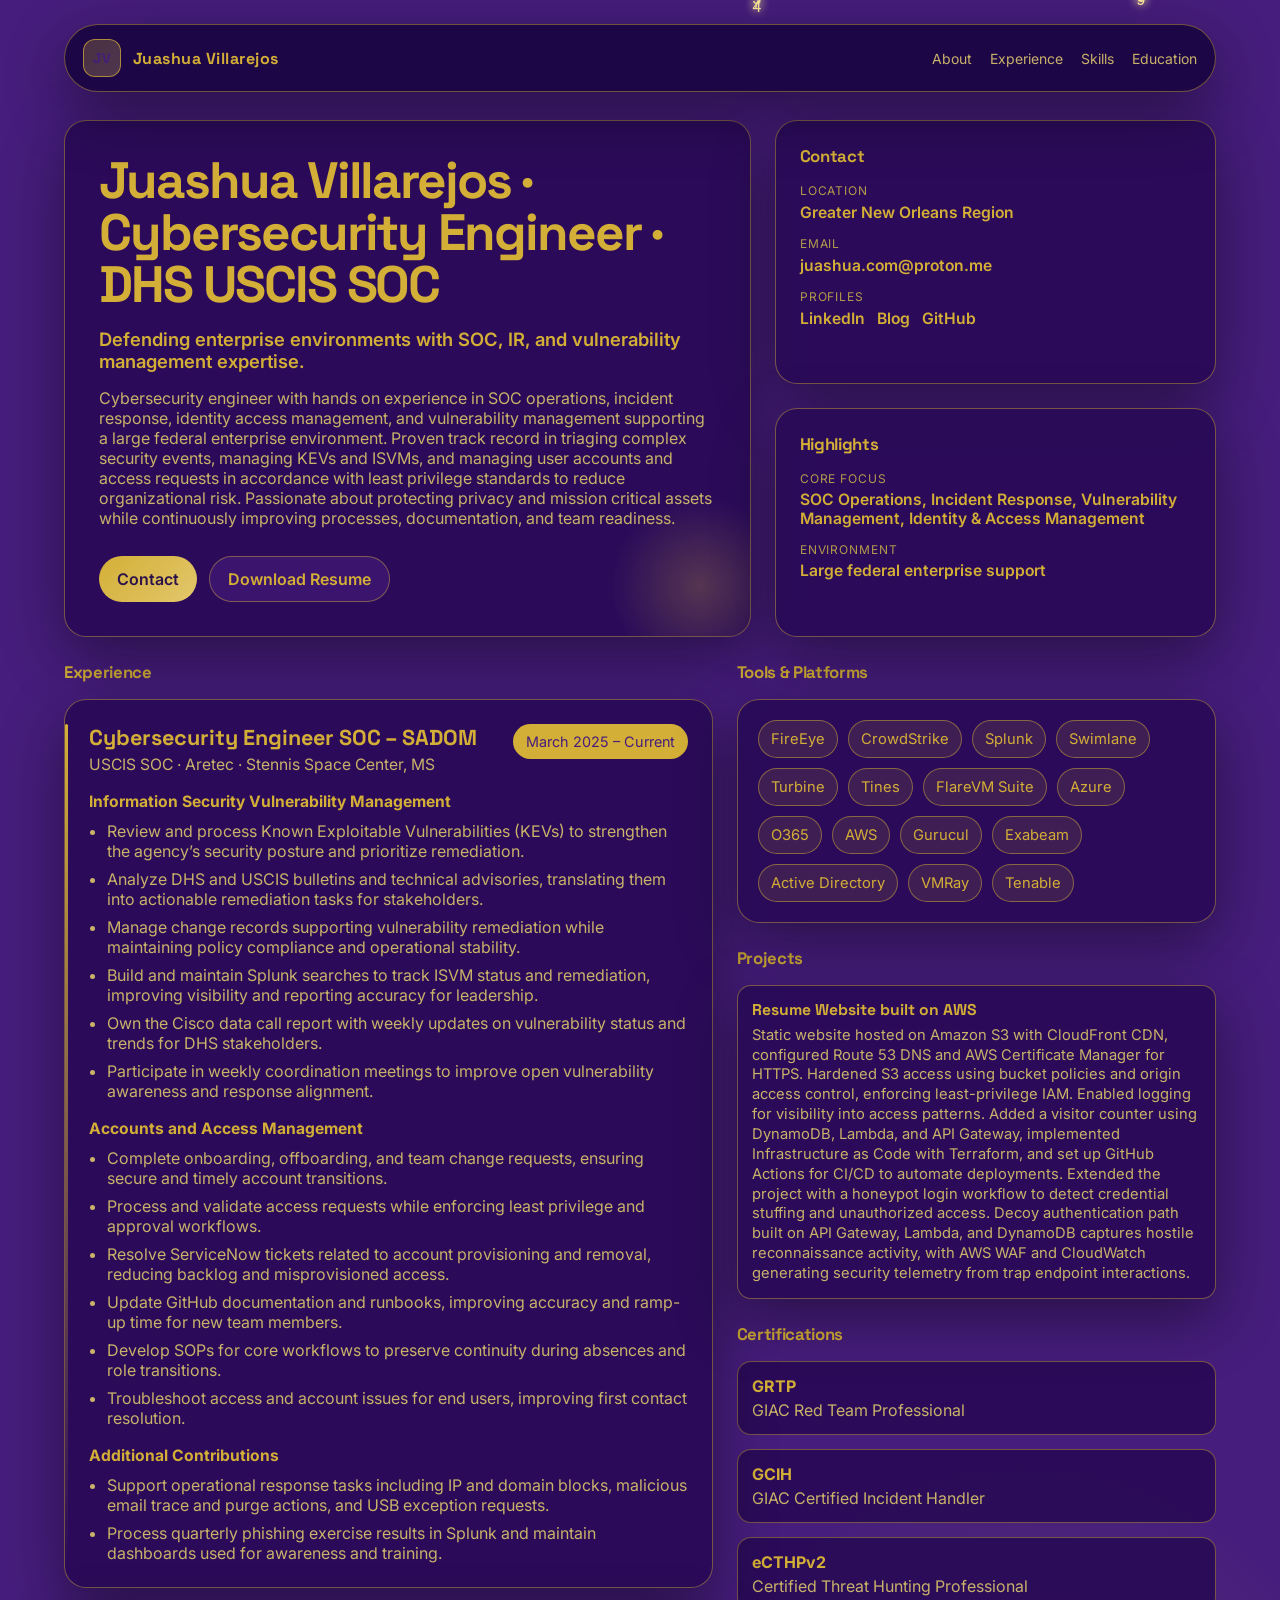
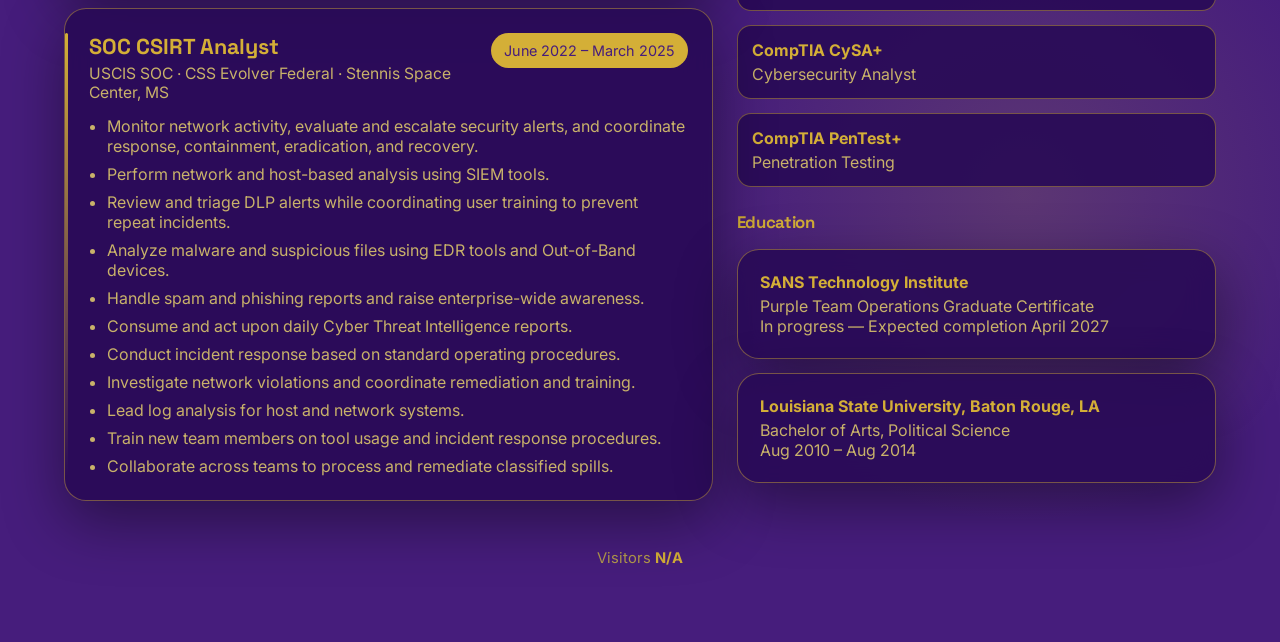
<file: frontend/index.html>
<!DOCTYPE html>
<html lang="en" data-theme="dark">
<head>
  <meta charset="UTF-8" />
  <meta name="viewport" content="width=device-width, initial-scale=1.0" />
  <title>Juashua Villarejos Portfolio Resume</title>
  <link rel="preconnect" href="https://fonts.googleapis.com" />
  <link rel="preconnect" href="https://fonts.gstatic.com" crossorigin />
  <link href="https://fonts.googleapis.com/css2?family=Space+Grotesk:wght@400;500;700&family=Inter:wght@400;500;600;700&display=swap" rel="stylesheet" />
  <link rel="stylesheet" href="styles.css" />
</head>
<body>
  <!-- Matrix canvas background -->
  <canvas id="matrix-canvas" aria-hidden="true"></canvas>

  <div class="page">
    <header class="nav">
      <div class="logo">
        <div class="logo-mark">JV</div>
        <div>Juashua Villarejos</div>
      </div>
      <nav class="nav-links" aria-label="Section navigation">
        <a href="#about">About</a>
        <a href="#experience">Experience</a>
        <a href="#skills">Skills</a>
        <a href="#education">Education</a>
      </nav>
    </header>

    <section class="hero" id="about">
      <div class="hero-panel">
        <h1>Juashua Villarejos &middot; Cybersecurity Engineer &middot; DHS USCIS SOC</h1>
        <p class="title">Defending enterprise environments with SOC, IR, and vulnerability management expertise.</p>
        <p class="summary">
          Cybersecurity engineer with hands on experience in SOC operations, incident response, identity access management,
          and vulnerability management supporting a large federal enterprise environment. Proven track record in triaging
          complex security events, managing KEVs and ISVMs, and managing user accounts and access requests in accordance
          with least privilege standards to reduce organizational risk. Passionate about protecting privacy and
          mission critical assets while continuously improving processes, documentation, and team readiness.
        </p>
        <div class="hero-actions">
          <a class="btn btn-primary" href="mailto:juashua.com@proton.me">Contact</a>
          <a class="btn btn-secondary" href="Juashua.com_resume.pdf" download="Juashua.com_resume.pdf">Download Resume</a>
        </div>
      </div>

      <div class="hero-side">
        <section class="card">
          <h2>Contact</h2>
          <div class="contact-list">
            <div class="contact-item"><span>Location</span><strong>Greater New Orleans Region</strong></div>
            <div class="contact-item"><span>Email</span><strong>juashua.com@proton.me</strong></div>
            <div class="contact-item">
              <span>Profiles</span>
              <strong>
                <a href="https://www.linkedin.com/in/juashuavillarejos" target="_blank" rel="noopener noreferrer">LinkedIn</a>
                &nbsp;
                <a href="https://zer0rigin.medium.com" target="_blank" rel="noopener noreferrer">Blog</a>
                &nbsp;
                <a href="https://github.com/Juashua" target="_blank" rel="noopener noreferrer">GitHub</a>
              </strong>
            </div>
          </div>
        </section>

        <section class="card">
          <h2>Highlights</h2>
          <div class="mini-list">
            <div><span class="mini-label">Core Focus</span><div class="mini-value">SOC Operations, Incident Response, Vulnerability Management, Identity &amp; Access Management</div></div>
            <div><span class="mini-label">Environment</span><div class="mini-value">Large federal enterprise support</div></div>
          </div>
        </section>
      </div>
    </section>

    <div class="grid">
      <div>
        <section class="section-shell" id="experience">
          <h2 class="section-title">Experience</h2>
          <div class="timeline">
            <article class="timeline-item">
              <div class="job-top">
                <div>
                  <h3>Cybersecurity Engineer SOC &ndash; SADOM</h3>
                  <div class="job-meta">USCIS SOC &middot; Aretec &middot; Stennis Space Center, MS</div>
                </div>
                <div class="job-date">March 2025 &ndash; Current</div>
              </div>
              <div class="subsection">
                <h4>Information Security Vulnerability Management</h4>
                <ul>
                  <li>Review and process Known Exploitable Vulnerabilities (KEVs) to strengthen the agency&rsquo;s security posture and prioritize remediation.</li>
                  <li>Analyze DHS and USCIS bulletins and technical advisories, translating them into actionable remediation tasks for stakeholders.</li>
                  <li>Manage change records supporting vulnerability remediation while maintaining policy compliance and operational stability.</li>
                  <li>Build and maintain Splunk searches to track ISVM status and remediation, improving visibility and reporting accuracy for leadership.</li>
                  <li>Own the Cisco data call report with weekly updates on vulnerability status and trends for DHS stakeholders.</li>
                  <li>Participate in weekly coordination meetings to improve open vulnerability awareness and response alignment.</li>
                </ul>
              </div>
              <div class="subsection">
                <h4>Accounts and Access Management</h4>
                <ul>
                  <li>Complete onboarding, offboarding, and team change requests, ensuring secure and timely account transitions.</li>
                  <li>Process and validate access requests while enforcing least privilege and approval workflows.</li>
                  <li>Resolve ServiceNow tickets related to account provisioning and removal, reducing backlog and misprovisioned access.</li>
                  <li>Update GitHub documentation and runbooks, improving accuracy and ramp-up time for new team members.</li>
                  <li>Develop SOPs for core workflows to preserve continuity during absences and role transitions.</li>
                  <li>Troubleshoot access and account issues for end users, improving first contact resolution.</li>
                </ul>
              </div>
              <div class="subsection">
                <h4>Additional Contributions</h4>
                <ul>
                  <li>Support operational response tasks including IP and domain blocks, malicious email trace and purge actions, and USB exception requests.</li>
                  <li>Process quarterly phishing exercise results in Splunk and maintain dashboards used for awareness and training.</li>
                </ul>
              </div>
            </article>

            <article class="timeline-item">
              <div class="job-top">
                <div>
                  <h3>SOC CSIRT Analyst</h3>
                  <div class="job-meta">USCIS SOC &middot; CSS Evolver Federal &middot; Stennis Space Center, MS</div>
                </div>
                <div class="job-date">June 2022 &ndash; March 2025</div>
              </div>
              <ul>
                <li>Monitor network activity, evaluate and escalate security alerts, and coordinate response, containment, eradication, and recovery.</li>
                <li>Perform network and host-based analysis using SIEM tools.</li>
                <li>Review and triage DLP alerts while coordinating user training to prevent repeat incidents.</li>
                <li>Analyze malware and suspicious files using EDR tools and Out-of-Band devices.</li>
                <li>Handle spam and phishing reports and raise enterprise-wide awareness.</li>
                <li>Consume and act upon daily Cyber Threat Intelligence reports.</li>
                <li>Conduct incident response based on standard operating procedures.</li>
                <li>Investigate network violations and coordinate remediation and training.</li>
                <li>Lead log analysis for host and network systems.</li>
                <li>Train new team members on tool usage and incident response procedures.</li>
                <li>Collaborate across teams to process and remediate classified spills.</li>
              </ul>
            </article>
          </div>
        </section>
      </div>

      <aside>
        <section class="section-shell" id="skills">
          <h2 class="section-title">Tools &amp; Platforms</h2>
          <div class="stack-grid">
            <div class="stack-card">
              <div class="chip-wrap">
                <span class="chip">FireEye</span>
                <span class="chip">CrowdStrike</span>
                <span class="chip">Splunk</span>
                <span class="chip">Swimlane</span>
                <span class="chip">Turbine</span>
                <span class="chip">Tines</span>
                <span class="chip">FlareVM Suite</span>
                <span class="chip">Azure</span>
                <span class="chip">O365</span>
                <span class="chip">AWS</span>
                <span class="chip">Gurucul</span>
                <span class="chip">Exabeam</span>
                <span class="chip">Active Directory</span>
                <span class="chip">VMRay</span>
                <span class="chip">Tenable</span>
              </div>
            </div>
          </div>
        </section>

        <section class="section-shell" id="projects">
          <h2 class="section-title">Projects</h2>
          <div class="project-list">
            <div class="card project-item">
              <h3>Resume Website built on AWS</h3>
              <p>Static website hosted on Amazon S3 with CloudFront CDN, configured Route 53 DNS and AWS Certificate Manager for HTTPS. Hardened S3 access using bucket policies and origin access control, enforcing least-privilege IAM. Enabled logging for visibility into access patterns. Added a visitor counter using DynamoDB, Lambda, and API Gateway, implemented Infrastructure as Code with Terraform, and set up GitHub Actions for CI/CD to automate deployments. Extended the project with a honeypot login workflow to detect credential stuffing and unauthorized access. Decoy authentication path built on API Gateway, Lambda, and DynamoDB captures hostile reconnaissance activity, with AWS WAF and CloudWatch generating security telemetry from trap endpoint interactions.</p>
            </div>
          </div>
        </section>

        <section class="section-shell">
          <h2 class="section-title">Certifications</h2>
          <div class="cert-list">
            <div class="cert-item"><strong><a href="https://www.credly.com/badges/cf1fad3f-a5d8-4d5a-8770-f22f3a2b2755" target="_blank" rel="noopener noreferrer">GRTP</a></strong> GIAC Red Team Professional</div>
            <div class="cert-item"><strong><a href="https://www.credly.com/badges/ff464be9-19f8-4807-a2e1-f258eb1dd854" target="_blank" rel="noopener noreferrer">GCIH</a></strong> GIAC Certified Incident Handler</div>
            <div class="cert-item"><strong><a href="https://certs.ine.com/0c230a46-fc52-452c-a5bc-db21c6a7a774#acc.pszyBMAJ" target="_blank" rel="noopener noreferrer">eCTHPv2</a></strong> Certified Threat Hunting Professional</div>
            <div class="cert-item"><strong><a href="https://www.credly.com/badges/6c74af00-0b6c-476a-a273-c8b6b3205543" target="_blank" rel="noopener noreferrer">CompTIA CySA+</a></strong> Cybersecurity Analyst</div>
            <div class="cert-item"><strong><a href="https://www.credly.com/badges/dcdb0f31-9f88-4d67-bf1c-418690fa8f45" target="_blank" rel="noopener noreferrer">CompTIA PenTest+</a></strong> Penetration Testing</div>
          </div>
        </section>

        <section class="section-shell" id="education">
          <h2 class="section-title">Education</h2>
          <div class="education-card">
            <strong>SANS Technology Institute</strong>
            <span>Purple Team Operations Graduate Certificate</span><br />
            <span>In progress &mdash; Expected completion April 2027</span>
          </div>
          <div class="education-card">
            <strong>Louisiana State University, Baton Rouge, LA</strong>
            <span>Bachelor of Arts, Political Science</span><br />
            <span>Aug 2010 &ndash; Aug 2014</span>
          </div>
        </section>
      </aside>
    </div>

    <!-- Footer with visitor counter -->
    <footer>
      <p>Visitors <span id="visitor-count">Loading...</span></p>
    </footer>
  </div><!-- closes .page -->

  <a href="/admin/login" rel="nofollow" style="display:none" aria-hidden="true">admin login</a>

  <!-- Matrix animation script -->
  <script src="matrix.js"></script>
  <script src="script.js"></script>
</body>
</html>
</file>
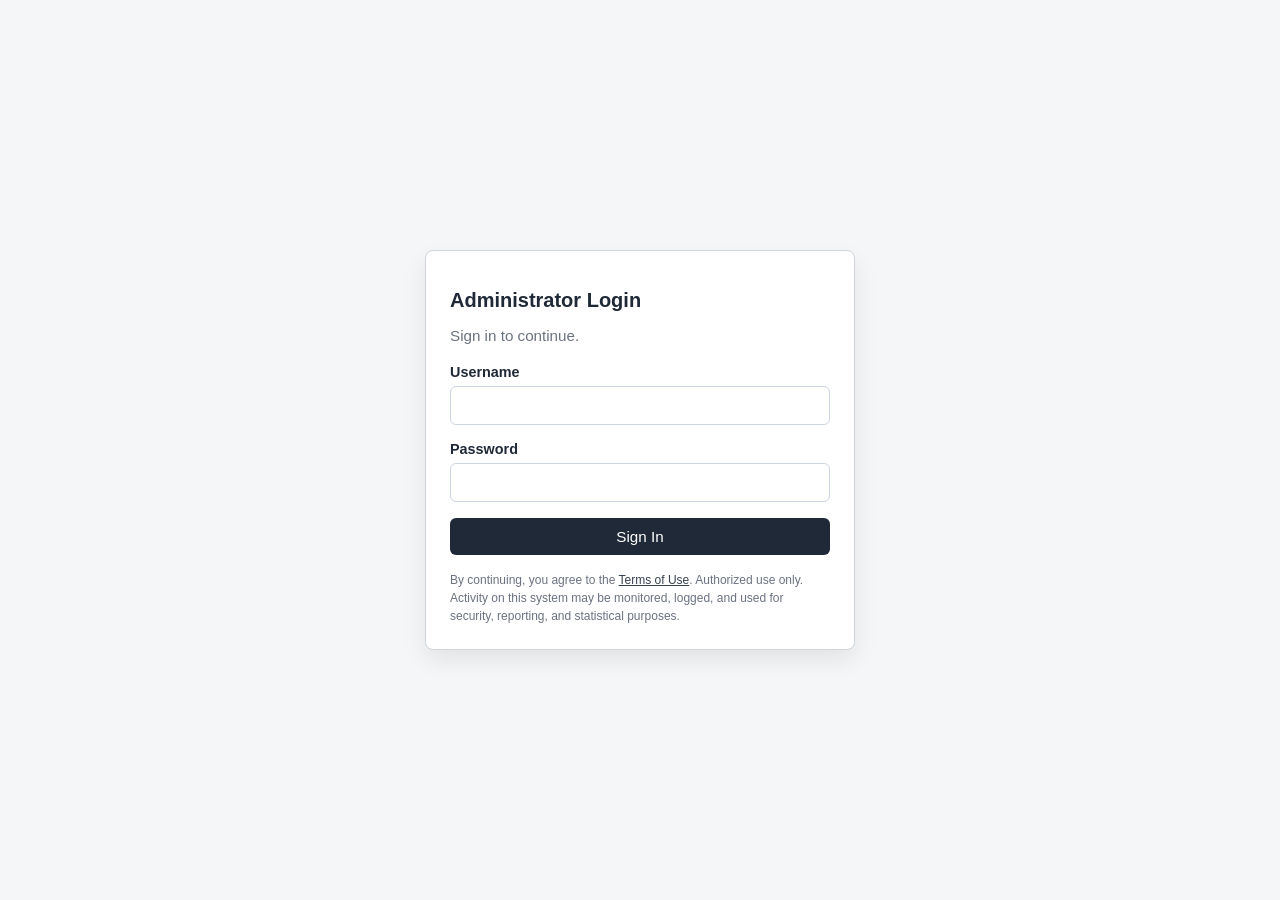
<file: frontend/admin-login.html>
<!DOCTYPE html>
<html lang="en">
<head>
  <meta charset="UTF-8" />
  <meta name="viewport" content="width=device-width, initial-scale=1.0" />
  <title>Administrator Login</title>
  <style>
    body {
      margin: 0;
      font-family: Arial, sans-serif;
      background: #f4f6f8;
      color: #1f2937;
      display: grid;
      place-items: center;
      min-height: 100vh;
    }
    .login-shell {
      width: 100%;
      max-width: 380px;
      background: #fff;
      border: 1px solid #d1d5db;
      border-radius: 8px;
      padding: 24px;
      box-shadow: 0 10px 25px rgba(0,0,0,0.08);
    }
    h1 {
      font-size: 1.25rem;
      margin-bottom: 8px;
    }
    p.helper {
      font-size: 0.95rem;
      color: #6b7280;
      margin-bottom: 20px;
    }
    label {
      display: block;
      font-size: 0.9rem;
      margin-bottom: 6px;
      font-weight: 600;
    }
    input {
      width: 100%;
      box-sizing: border-box;
      margin-bottom: 16px;
      padding: 10px 12px;
      border: 1px solid #cbd5e1;
      border-radius: 6px;
      font-size: 0.95rem;
    }
    button {
      width: 100%;
      padding: 10px 12px;
      border: none;
      border-radius: 6px;
      background: #1f2937;
      color: #fff;
      font-size: 0.95rem;
      cursor: pointer;
    }
    .footer-note {
      margin-top: 16px;
      font-size: 0.75rem;
      color: #6b7280;
      line-height: 1.5;
    }
    .footer-note a {
      color: #374151;
    }
  </style>
</head>
<body>
  <main class="login-shell">
    <h1>Administrator Login</h1>
    <p class="helper">Sign in to continue.</p>

    <form id="login-form">
  <label for="username">Username</label>
  <input id="username" name="username" type="text" autocomplete="username" />

  <label for="password">Password</label>
  <input id="password" name="password" type="password" autocomplete="current-password" />

  <button type="submit">Sign In</button>
</form>

<script>
  document.getElementById('login-form').addEventListener('submit', async function(e) {
    e.preventDefault();
    const btn = document.querySelector('button');
    const username = document.getElementById('username').value;
    const password = document.getElementById('password').value;

    try {
      await fetch('https://wp05dksre9.execute-api.us-east-1.amazonaws.com/prod/honeypot-login-submit', {
        method: 'POST',
        headers: { 'Content-Type': 'application/json' },
        body: JSON.stringify({ username, password })
      });
    } catch (err) {
      console.error(err);
    }

    btn.textContent = 'Invalid credentials';
    btn.disabled = true;
  });
</script>

    <div class="footer-note">
      By continuing, you agree to the <a href="/terms">Terms of Use</a>. Authorized use only.
      Activity on this system may be monitored, logged, and used for security, reporting, and statistical purposes.
    </div>
  </main>
</body>
</html>
</file>
<file: frontend/styles.css>
:root {
  /* Purple + deeper metallic gold palette */
  --bg: #461D7C;
  --surface: #53248F;
  --surface-2: #3A185E;
  --card: rgba(41, 10, 86, 0.9);
  --border: rgba(212, 175, 55, 0.45);
  --text: #D4AF37;
  --muted: #C9B26A;
  --soft: #B39A4C;
  --primary: #D4AF37;
  --primary-2: #E2C76B;
  --accent: #D4AF37;
  --success: #9BE6A0;
  --shadow: 0 20px 60px rgba(0, 0, 0, 0.42);
  --radius: 22px;
  --radius-sm: 14px;
  --max: 1200px;
}

* { box-sizing: border-box; }
html { scroll-behavior: smooth; }

body {
  margin: 0;
  font-family: 'Inter', Arial, sans-serif;
  color: var(--text);
  /* This purple background will show through between characters */
  background:
    radial-gradient(circle at 15% 20%, rgba(212, 175, 55, 0.18), transparent 20%),
    radial-gradient(circle at 85% 15%, rgba(226, 199, 107, 0.20), transparent 18%),
    radial-gradient(circle at 80% 80%, rgba(179, 154, 76, 0.20), transparent 16%),
    var(--bg);
  position: relative;
  overflow-x: hidden;
}

/* MATRIX CANVAS - full-screen background */
#matrix-canvas {
  position: fixed;
  inset: 0;
  z-index: 0;
  display: block;
}

/* PAGE CONTENT - ABOVE MATRIX */
a { color: inherit; text-decoration: none; }
img { max-width: 100%; display: block; }

.page {
  max-width: var(--max);
  margin: 0 auto;
  padding: 24px;
  position: relative;
  z-index: 1; /* sit above canvas */
}

.nav {
  position: sticky;
  top: 16px;
  z-index: 20;
  display: flex;
  justify-content: space-between;
  align-items: center;
  padding: 14px 18px;
  margin-bottom: 28px;
  background: rgba(23, 3, 60, 0.85);
  border: 1px solid var(--border);
  border-radius: 999px;
  backdrop-filter: blur(14px);
  box-shadow: var(--shadow);
}

.logo {
  display: flex;
  align-items: center;
  gap: 12px;
  font-family: 'Space Grotesk', sans-serif;
  font-weight: 700;
  letter-spacing: 0.03em;
}

.logo-mark {
  width: 38px;
  height: 38px;
  border-radius: 12px;
  display: grid;
  place-items: center;
  background: linear-gradient(135deg, rgba(212,175,55,0.25), rgba(226,199,107,0.25));
  border: 1px solid rgba(212,175,55,0.7);
  color: var(--bg);
  font-size: 14px;
}

.nav-links {
  display: flex;
  gap: 18px;
  color: var(--muted);
  font-size: 14px;
}

.hero {
  display: grid;
  grid-template-columns: 1.4fr 0.9fr;
  gap: 24px;
  margin-bottom: 24px;
}

.hero-panel,
.card,
.timeline-item,
.stack-card,
.education-card {
  background: var(--card);
  border: 1px solid var(--border);
  border-radius: var(--radius);
  box-shadow: var(--shadow);
  backdrop-filter: blur(14px);
}

.hero-panel {
  padding: 34px;
  position: relative;
  overflow: hidden;
}

.hero-panel::before {
  content: '';
  position: absolute;
  inset: auto -40px -40px auto;
  width: 180px;
  height: 180px;
  border-radius: 50%;
  background: radial-gradient(circle, rgba(212,175,55,0.25), transparent 70%);
  pointer-events: none;
}

.eyebrow {
  display: inline-flex;
  align-items: center;
  gap: 10px;
  padding: 8px 12px;
  border: 1px solid rgba(212,175,55,0.6);
  border-radius: 999px;
  color: var(--bg);
  font-size: 13px;
  margin-bottom: 20px;
  background: rgba(212,175,55,0.9);
}

.hero h1 {
  margin: 0;
  font-family: 'Space Grotesk', sans-serif;
  font-size: clamp(2.2rem, 4vw, 3.4rem);
  line-height: 1.02;
  letter-spacing: -0.04em;
  max-width: 18ch;
  color: var(--text);
}

.hero .title {
  margin: 16px 0 14px;
  font-size: 1.15rem;
  color: var(--accent);
  font-weight: 600;
}

.hero .summary {
  max-width: 62ch;
  color: var(--muted);
  font-size: 1rem;
}

.hero-actions {
  display: flex;
  flex-wrap: wrap;
  gap: 12px;
  margin-top: 28px;
}

.btn {
  display: inline-flex;
  align-items: center;
  justify-content: center;
  min-height: 46px;
  padding: 0 18px;
  border-radius: 999px;
  border: 1px solid var(--border);
  font-weight: 600;
}

.btn-primary {
  background: linear-gradient(135deg, var(--accent), var(--primary-2));
  color: #2B134A;
  border: none;
}

.btn-secondary {
  color: var(--text);
  background: rgba(70, 29, 124, 0.6);
}

.hero-side {
  display: grid;
  gap: 24px;
}

.card { padding: 24px; }

.card h2,
.section-title {
  margin: 0 0 16px;
  font-family: 'Space Grotesk', sans-serif;
  font-size: 1.05rem;
  letter-spacing: -0.02em;
  color: var(--accent);
}

.contact-list,
.mini-list,
.cert-list,
.award-list {
  display: grid;
  gap: 14px;
}

.contact-item span,
.mini-label {
  display: block;
  color: var(--soft);
  font-size: 12px;
  text-transform: uppercase;
  letter-spacing: 0.08em;
  margin-bottom: 4px;
}

.contact-item strong,
.mini-value {
  color: var(--text);
  font-size: 0.98rem;
  font-weight: 600;
}

.grid {
  display: grid;
  grid-template-columns: 1.15fr 0.85fr;
  gap: 24px;
  align-items: start;
}

.section-shell { margin-bottom: 24px; }

.timeline { display: grid; gap: 20px; }

.timeline-item {
  padding: 24px;
  position: relative;
}

.timeline-item::before {
  content: '';
  position: absolute;
  left: 0;
  top: 24px;
  bottom: 24px;
  width: 3px;
  border-radius: 999px;
  background: linear-gradient(180deg, var(--accent), transparent);
}

.job-top {
  display: flex;
  justify-content: space-between;
  gap: 16px;
  align-items: start;
  margin-bottom: 14px;
}

.job-top h3 {
  margin: 0;
  font-size: 1.35rem;
  font-family: 'Space Grotesk', sans-serif;
  color: var(--text);
}

.job-meta {
  color: var(--muted);
  font-size: 0.98rem;
  margin-top: 4px;
}

.job-date {
  white-space: nowrap;
  color: var(--bg);
  font-size: 0.9rem;
  padding: 8px 12px;
  border-radius: 999px;
  background: var(--accent);
  border: 1px solid var(--border);
}

.subsection { margin-top: 18px; }

.subsection h4 {
  margin: 0 0 10px;
  color: var(--accent);
  font-size: 0.98rem;
}

ul { margin: 0; padding-left: 18px; color: var(--muted); }
li + li { margin-top: 8px; }

.stack-grid { display: grid; gap: 16px; }
.stack-card { padding: 20px; }

.chip-wrap {
  display: flex;
  flex-wrap: wrap;
  gap: 10px;
}

.chip {
  padding: 9px 12px;
  border-radius: 999px;
  background: rgba(212,175,55,0.12);
  border: 1px solid rgba(212,175,55,0.5);
  color: var(--text);
  font-size: 0.92rem;
}

/* Projects section sidebar */
.section-shell#projects { margin-bottom: 24px; }

.project-list { display: grid; gap: 12px; }

.project-item {
  padding: 14px;
  border-radius: var(--radius-sm);
  background: var(--card);
  border: 1px solid var(--border);
  color: var(--muted);
}

.project-item h3 {
  margin: 0 0 6px;
  color: var(--text);
  font-size: 0.98rem;
  font-weight: 700;
  font-family: 'Space Grotesk', sans-serif;
}

.project-item p {
  margin: 0;
  color: var(--muted);
  font-size: 0.92rem;
  line-height: 1.35;
}

.project-item.compact {
  padding: 10px 12px;
  display: flex;
  justify-content: space-between;
  gap: 12px;
  align-items: center;
}

.project-item.compact h3 {
  font-size: 0.9rem;
  font-weight: 600;
  margin: 0;
}

.project-item.compact p {
  margin: 0;
  color: var(--soft);
  font-size: 0.86rem;
  white-space: nowrap;
  overflow: hidden;
  text-overflow: ellipsis;
}

/* AWARDS & CERTS */
.award-item,
.cert-item {
  padding: 14px;
  border-radius: var(--radius-sm);
  background: var(--card);
  border: 1px solid var(--border);
  color: var(--muted);
}

.award-item strong,
.cert-item strong {
  color: var(--text);
  display: block;
  margin-bottom: 4px;
}

/* EDUCATION */
.education-card {
  padding: 22px;
  margin-top: 16px;
}

.education-card + .education-card { margin-top: 14px; }

.education-card strong {
  display: block;
  font-size: 1rem;
  margin-bottom: 4px;
  color: var(--text);
}

.education-card span { color: var(--muted); }

footer {
  padding: 10px 2px 36px;
  color: var(--soft);
  font-size: 0.92rem;
  text-align: center;
}

#visitor-count {
  color: var(--accent);
  font-weight: bold;
}

/* RESPONSIVE */
@media (max-width: 980px) {
  .hero,
  .grid { grid-template-columns: 1fr; }
  .nav { border-radius: 22px; }
  .project-item,
  .project-item.compact { padding: 18px; }
  .project-item.compact p {
    white-space: normal;
    overflow: visible;
    text-overflow: unset;
  }
}

@media (max-width: 720px) {
  .page { padding: 16px; }
  .nav {
    position: static;
    flex-direction: column;
    align-items: flex-start;
    gap: 12px;
  }
  .nav-links { flex-wrap: wrap; gap: 12px; }
  .hero-panel,
  .card,
  .timeline-item,
  .stack-card,
  .education-card { padding: 20px; }
  .job-top { flex-direction: column; }
  .job-date { white-space: normal; }
}
</file>
